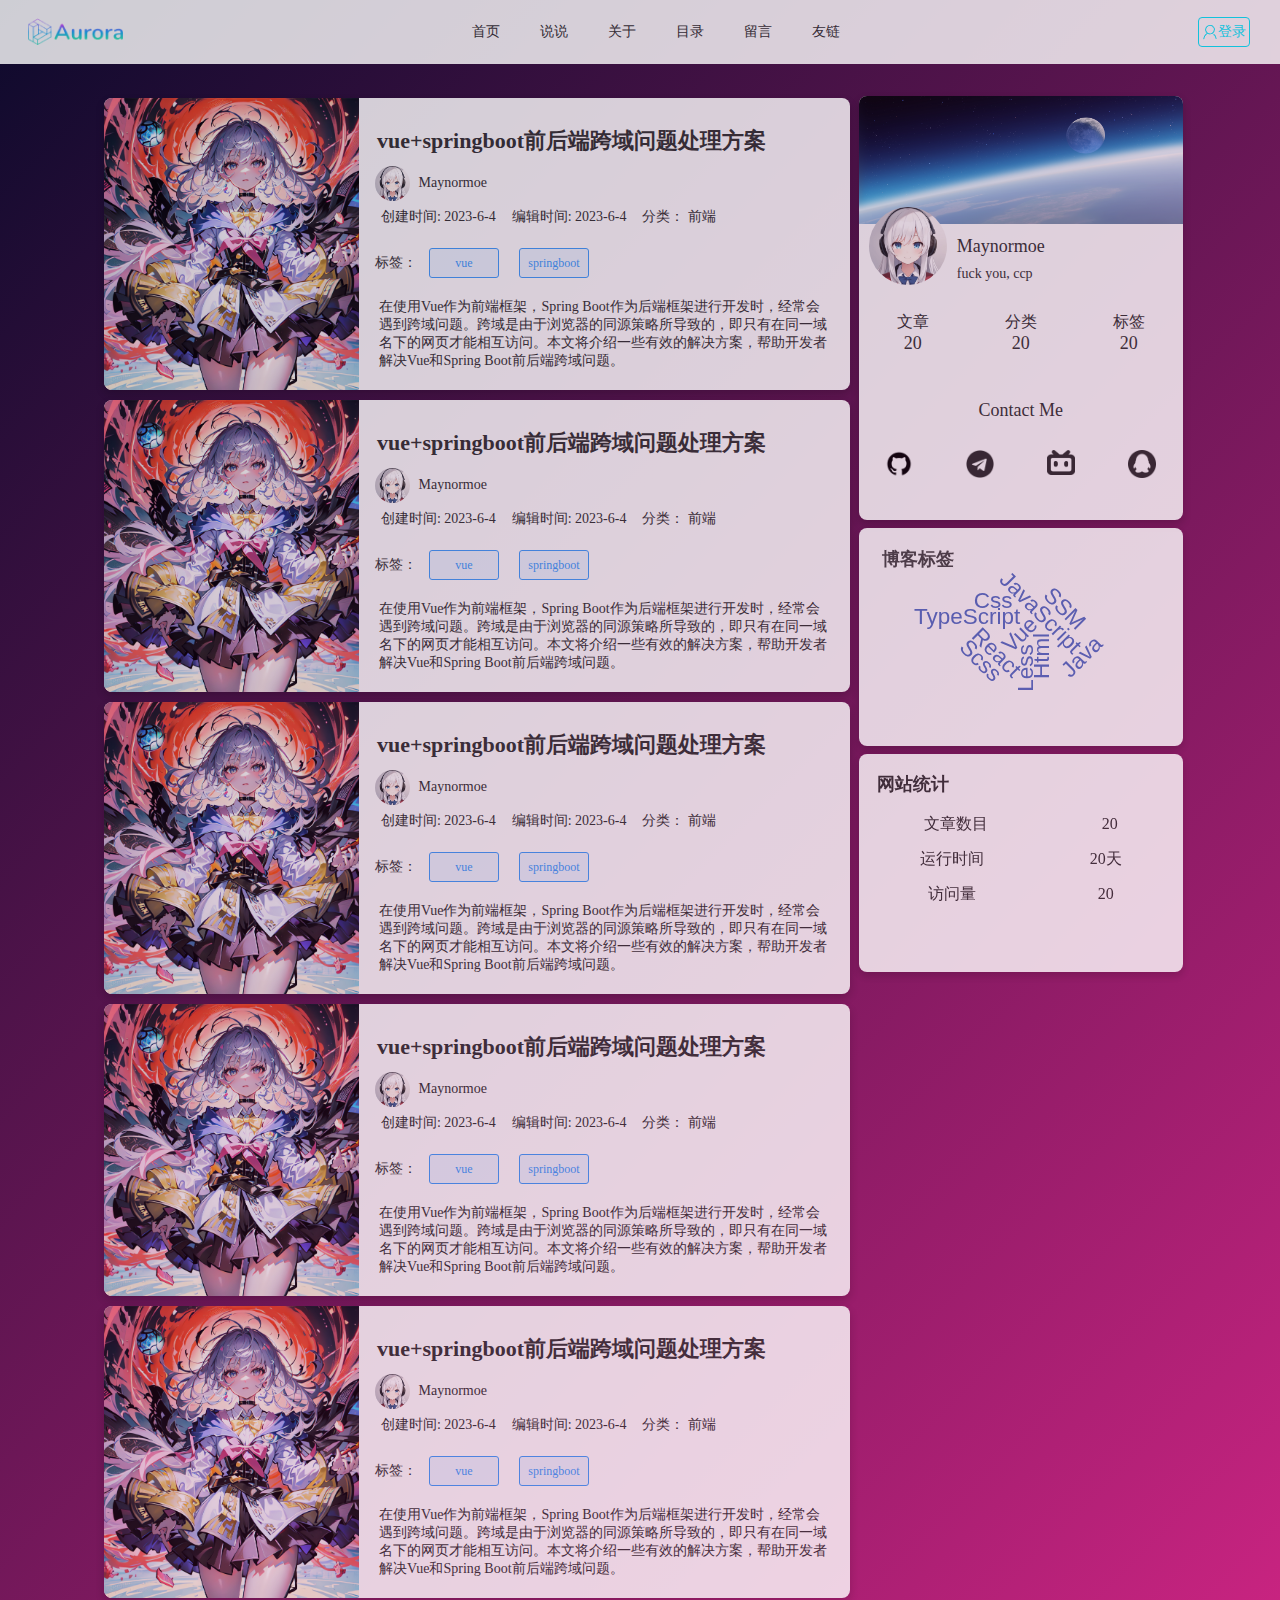
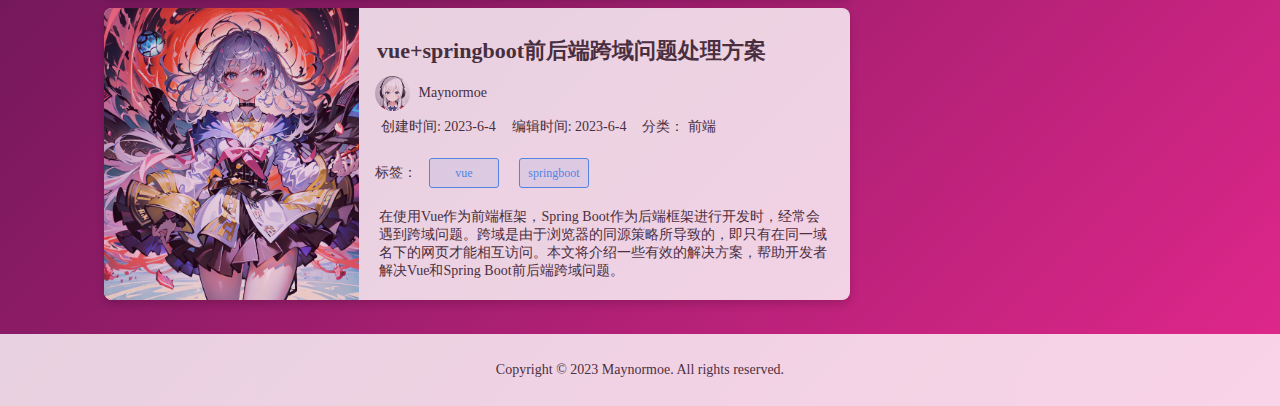
<file: index.html>
<!DOCTYPE html>
<html lang="en">
  <head>
    <meta charset="UTF-8" />
    <meta content="IE=edge" http-equiv="X-UA-Compatible" />
    <meta content="width=device-width, initial-scale=1.0" name="viewport" />
    <title>blog</title>
    <link href="css/reset.css" rel="stylesheet" />
    <link href="css/common.css" rel="stylesheet" />
    <link href="css/layout.css" rel="stylesheet" />
    <link href="css/style.css" rel="stylesheet" />
    <script src="js/echarts.min.js"></script>
    <script src="js/echarts-wordcloud.min.js"></script>
  </head>
  <body>
    <script>
      // 让词云在dom层加载完成后渲染
      document.addEventListener("DOMContentLoaded", function () {
        let myCharts = echarts.init(document.querySelector(".word-cloud"));

        const option = {
          title: {
            text: "博客标签",
            x: "10px",
            top: "10px",
          },
          series: [
            {
              type: "wordCloud",
              shape: "circle",
              gridSize: 2,
              sizeRange: [10, 35],
              emphasis: {
                shadowBlur: 0,
                shadowColor: "#333",
              },
              data: [
                { name: "Vue", value: 300 },
                { name: "React", value: 300 },
                { name: "JavaScript", value: 300 },
                { name: "TypeScript", value: 300 },
                { name: "Html", value: 300 },
                { name: "Css", value: 300 },
                { name: "Scss", value: 300 },
                { name: "Less", value: 300 },
                { name: "Java", value: 300 },
                { name: "SSM", value: 300 },
                { name: "Springboot", value: 300 },
              ],
            },
          ],
        };

        myCharts.setOption(option);
      });
    </script>
    <div class="blog">
      <header>
        <div class="logo">
          <img alt="logo" src="assets/img/logo.png" />
        </div>
        <div class="headbar">
          <div class="headbar-item">
            <span>首页</span>
          </div>
          <div class="headbar-item">
            <span>说说</span>
          </div>
          <div class="headbar-item">
            <span>关于</span>
          </div>
          <div class="headbar-item">
            <span>目录</span>
            <ul class="headbar-chilren">
              <li>
                <span>归档</span>
              </li>
              <li>
                <span>标签</span>
              </li>
              <li>
                <span>分类</span>
              </li>
            </ul>
          </div>
          <div class="headbar-item">
            <span>留言</span>
          </div>
          <div class="headbar-item">
            <span>友链</span>
          </div>
        </div>
        <a href="page/login/index.html">
          <div class="login-button">
            <img alt="user" src="assets/img/user.png" />
            <span>登录</span>
          </div>
        </a>
      </header>
      <section>
        <div class="article-list">
          <div class="article-card card">
            <div class="article-card__cover">
              <img alt="cover" src="assets/img/cover_one.jpg" />
            </div>
            <div class="article-card__info">
              <div class="article-card__title">
                <span> vue+springboot前后端跨域问题处理方案 </span>
              </div>
              <div class="author_info">
                <div class="author_info">
                  <img alt="author" src="assets/img/avatar.png" />
                  <span>Maynormoe</span>
                </div>
              </div>
              <div class="article-card__detail">
                <div class="info-item">
                  <span> 创建时间: 2023-6-4 </span>
                </div>
                <div class="info-item">
                  <span> 编辑时间: 2023-6-4 </span>
                </div>
                <div class="info-item">
                  <span> 分类： 前端 </span>
                </div>
              </div>
              <div class="article-card__tag">
                <span>标签：</span>
                <div class="tag">vue</div>
                <div class="tag">springboot</div>
              </div>
              <div class="article-card__summary">
                <span
                  >在使用Vue作为前端框架，Spring
                  Boot作为后端框架进行开发时，经常会遇到跨域问题。跨域是由于浏览器的同源策略所导致的，即只有在同一域名下的网页才能相互访问。本文将介绍一些有效的解决方案，帮助开发者解决Vue和Spring
                  Boot前后端跨域问题。</span
                >
              </div>
            </div>
          </div>
          <div class="article-card card">
            <div class="article-card__cover">
              <img alt="cover" src="assets/img/cover_one.jpg" />
            </div>
            <div class="article-card__info">
              <div class="article-card__title">
                <span> vue+springboot前后端跨域问题处理方案 </span>
              </div>
              <div class="author_info">
                <div class="author_info">
                  <img alt="author" src="assets/img/avatar.png" />
                  <span>Maynormoe</span>
                </div>
              </div>
              <div class="article-card__detail">
                <div class="info-item">
                  <span> 创建时间: 2023-6-4 </span>
                </div>
                <div class="info-item">
                  <span> 编辑时间: 2023-6-4 </span>
                </div>
                <div class="info-item">
                  <span> 分类： 前端 </span>
                </div>
              </div>
              <div class="article-card__tag">
                <span>标签：</span>
                <div class="tag">vue</div>
                <div class="tag">springboot</div>
              </div>
              <div class="article-card__summary">
                <span
                  >在使用Vue作为前端框架，Spring
                  Boot作为后端框架进行开发时，经常会遇到跨域问题。跨域是由于浏览器的同源策略所导致的，即只有在同一域名下的网页才能相互访问。本文将介绍一些有效的解决方案，帮助开发者解决Vue和Spring
                  Boot前后端跨域问题。</span
                >
              </div>
            </div>
          </div>
          <div class="article-card card">
            <div class="article-card__cover">
              <img alt="cover" src="assets/img/cover_one.jpg" />
            </div>
            <div class="article-card__info">
              <div class="article-card__title">
                <span> vue+springboot前后端跨域问题处理方案 </span>
              </div>
              <div class="author_info">
                <div class="author_info">
                  <img alt="author" src="assets/img/avatar.png" />
                  <span>Maynormoe</span>
                </div>
              </div>
              <div class="article-card__detail">
                <div class="info-item">
                  <span> 创建时间: 2023-6-4 </span>
                </div>
                <div class="info-item">
                  <span> 编辑时间: 2023-6-4 </span>
                </div>
                <div class="info-item">
                  <span> 分类： 前端 </span>
                </div>
              </div>
              <div class="article-card__tag">
                <span>标签：</span>
                <div class="tag">vue</div>
                <div class="tag">springboot</div>
              </div>
              <div class="article-card__summary">
                <span
                  >在使用Vue作为前端框架，Spring
                  Boot作为后端框架进行开发时，经常会遇到跨域问题。跨域是由于浏览器的同源策略所导致的，即只有在同一域名下的网页才能相互访问。本文将介绍一些有效的解决方案，帮助开发者解决Vue和Spring
                  Boot前后端跨域问题。</span
                >
              </div>
            </div>
          </div>
          <div class="article-card card">
            <div class="article-card__cover">
              <img alt="cover" src="assets/img/cover_one.jpg" />
            </div>
            <div class="article-card__info">
              <div class="article-card__title">
                <span> vue+springboot前后端跨域问题处理方案 </span>
              </div>
              <div class="author_info">
                <div class="author_info">
                  <img alt="author" src="assets/img/avatar.png" />
                  <span>Maynormoe</span>
                </div>
              </div>
              <div class="article-card__detail">
                <div class="info-item">
                  <span> 创建时间: 2023-6-4 </span>
                </div>
                <div class="info-item">
                  <span> 编辑时间: 2023-6-4 </span>
                </div>
                <div class="info-item">
                  <span> 分类： 前端 </span>
                </div>
              </div>
              <div class="article-card__tag">
                <span>标签：</span>
                <div class="tag">vue</div>
                <div class="tag">springboot</div>
              </div>
              <div class="article-card__summary">
                <span
                  >在使用Vue作为前端框架，Spring
                  Boot作为后端框架进行开发时，经常会遇到跨域问题。跨域是由于浏览器的同源策略所导致的，即只有在同一域名下的网页才能相互访问。本文将介绍一些有效的解决方案，帮助开发者解决Vue和Spring
                  Boot前后端跨域问题。</span
                >
              </div>
            </div>
          </div>
          <div class="article-card card">
            <div class="article-card__cover">
              <img alt="cover" src="assets/img/cover_one.jpg" />
            </div>
            <div class="article-card__info">
              <div class="article-card__title">
                <span> vue+springboot前后端跨域问题处理方案 </span>
              </div>
              <div class="author_info">
                <div class="author_info">
                  <img alt="author" src="assets/img/avatar.png" />
                  <span>Maynormoe</span>
                </div>
              </div>
              <div class="article-card__detail">
                <div class="info-item">
                  <span> 创建时间: 2023-6-4 </span>
                </div>
                <div class="info-item">
                  <span> 编辑时间: 2023-6-4 </span>
                </div>
                <div class="info-item">
                  <span> 分类： 前端 </span>
                </div>
              </div>
              <div class="article-card__tag">
                <span>标签：</span>
                <div class="tag">vue</div>
                <div class="tag">springboot</div>
              </div>
              <div class="article-card__summary">
                <span
                  >在使用Vue作为前端框架，Spring
                  Boot作为后端框架进行开发时，经常会遇到跨域问题。跨域是由于浏览器的同源策略所导致的，即只有在同一域名下的网页才能相互访问。本文将介绍一些有效的解决方案，帮助开发者解决Vue和Spring
                  Boot前后端跨域问题。</span
                >
              </div>
            </div>
          </div>
          <div class="article-card card">
            <div class="article-card__cover">
              <img alt="cover" src="assets/img/cover_one.jpg" />
            </div>
            <div class="article-card__info">
              <div class="article-card__title">
                <span> vue+springboot前后端跨域问题处理方案 </span>
              </div>
              <div class="author_info">
                <div class="author_info">
                  <img alt="author" src="assets/img/avatar.png" />
                  <span>Maynormoe</span>
                </div>
              </div>
              <div class="article-card__detail">
                <div class="info-item">
                  <span> 创建时间: 2023-6-4 </span>
                </div>
                <div class="info-item">
                  <span> 编辑时间: 2023-6-4 </span>
                </div>
                <div class="info-item">
                  <span> 分类： 前端 </span>
                </div>
              </div>
              <div class="article-card__tag">
                <span>标签：</span>
                <div class="tag">vue</div>
                <div class="tag">springboot</div>
              </div>
              <div class="article-card__summary">
                <span
                  >在使用Vue作为前端框架，Spring
                  Boot作为后端框架进行开发时，经常会遇到跨域问题。跨域是由于浏览器的同源策略所导致的，即只有在同一域名下的网页才能相互访问。本文将介绍一些有效的解决方案，帮助开发者解决Vue和Spring
                  Boot前后端跨域问题。</span
                >
              </div>
            </div>
          </div>
        </div>
        <div class="sidebar">
          <div class="info-card card">
            <div class="info-card__banner">
              <img alt="" src="assets/img/banner.png" />
            </div>
            <div class="info-card__base">
              <img alt="" src="assets/img/avatar.png" />
              <div class="username">
                <span> Maynormoe </span>
              </div>
              <div class="sign">
                <span>fuck you, ccp</span>
              </div>
            </div>
            <div class="blog-info">
              <div class="info-content">
                <span class="info-title">文章</span>
                <span class="info-count">20</span>
              </div>
              <div class="info-content">
                <span class="info-title">分类</span>
                <span class="info-count">20</span>
              </div>
              <div class="info-content">
                <span class="info-title">标签</span>
                <span class="info-count">20</span>
              </div>
            </div>
            <div class="contact-title">
              <span>Contact Me</span>
            </div>
            <div class="contact">
              <div class="contact-item">
                <img alt="github" src="assets/img/github.png" />
              </div>
              <div class="contact-item">
                <img alt="github" src="assets/img/telegram.png" />
              </div>
              <div class="contact-item">
                <img alt="github" src="assets/img/bilibili.png" />
              </div>
              <div class="contact-item">
                <img alt="github" src="assets/img/QQ.png" />
              </div>
            </div>
          </div>
          <div class="blog-tag card">
            <div class="word-cloud" style="width: 100%; height: 200px"></div>
          </div>
          <div class="website-card card">
            <div class="title">
              <span>网站统计</span>
            </div>
            <div class="website-card__content">
              <div class="content-item">
                <span>文章数目</span>
                <span>20</span>
              </div>
              <div class="content-item">
                <span>运行时间</span>
                <span>20天</span>
              </div>
              <div class="content-item">
                <span>访问量</span>
                <span>20</span>
              </div>
            </div>
          </div>
        </div>
      </section>
      <footer>
        <span>Copyright © 2023 Maynormoe. All rights reserved.</span>
      </footer>
    </div>
  </body>
</html>
</file>
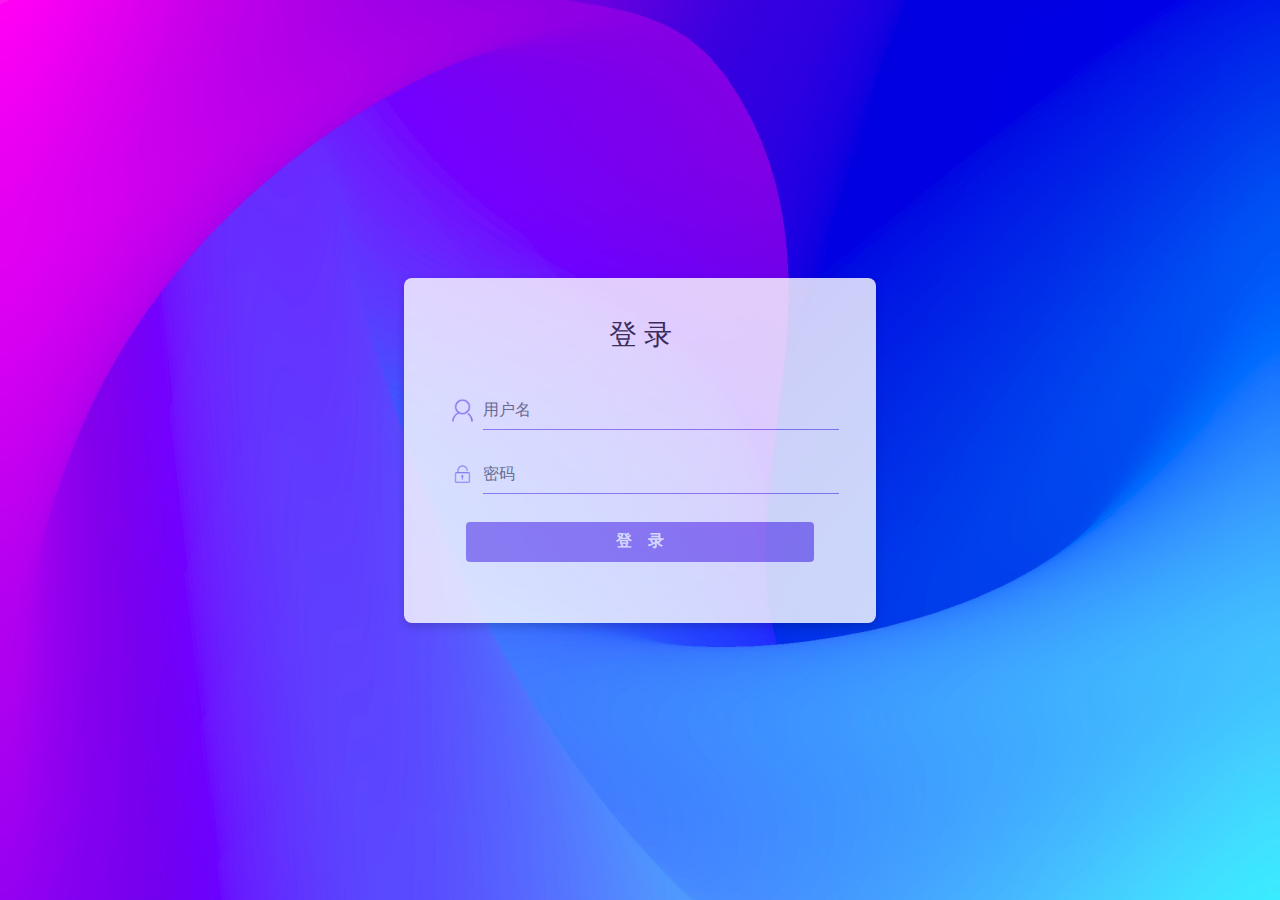
<file: page/login/index.html>
<!DOCTYPE html>
<html lang="en">
  <head>
    <meta charset="UTF-8" />
    <meta content="IE=edge" http-equiv="X-UA-Compatible" />
    <meta content="width=device-width, initial-scale=1.0" name="viewport" />
    <title>登录</title>
    <link href="../../css/common.css" rel="stylesheet" />
    <link href="../../css/reset.css" rel="stylesheet" />
    <link href="../../css/login-style.css" rel="stylesheet" />
  </head>
  <body>
    <div class="login-container">
      <div class="login-panel card">
        <div class="title">登 录</div>
        <form action="">
          <div class="input-container">
            <img src="../../assets/img/username.png" alt="username" />
            <input type="text" class="username-input" placeholder="用户名" />
          </div>
          <div class="input-container">
            <img src="../../assets/img/password.png" alt="username" />
            <input type="text" class="password-input" placeholder="密码" />
          </div>
          <div class="login-button">
            <span>登&emsp;录</span>
          </div>
        </form>
      </div>
    </div>
  </body>
</html>
</file>
<file: css/common.css>
.card {
  box-sizing: border-box;
  background: #fff;
  border-radius: 8px;
  box-shadow: 0 4px 8px 0 rgba(0, 0, 0, 0.2);
  opacity: 0.8;
}
</file>
<file: css/layout.css>
.blog {
    min-width: 100%;
    min-height: 100%;
    background: linear-gradient(
            135deg,
            #0d0a2c,
            #e2278c,
            #437ed0,
            #3b2bcd,
            #0d0a2c
    );
    background-size: 400% 400%;
    animation: aurora 20s ease-in-out infinite;
}

@keyframes aurora {
    0%,
    100% {
        background-position: 0% 50%;
    }
    50% {
        background-position: 100% 50%;
    }
}

header {
    min-width: 100%;
    height: 64px;
    background: #fff;
    opacity: 0.8;
    display: flex;
    align-items: center;
    justify-content: space-between;
}

section {
    margin-top: 16px;
    margin: 24px auto;
    display: flex;
    width: 85%;
}

section > .article-list {
    flex: 7;
}

section > .sidebar {
    flex: 3;
}

.info-card {
    margin: 8px auto;
    width: 324px;
    height: 424px;
    position: relative;
}

.blog-tag {
    margin: 8px auto;
    width: 324px;
    height: 218px;
    padding: 8px;
}

.website-card {
    margin: 8px auto;
    width: 324px;
    height: 218px;
    padding: 8px;
}

footer {
    min-width: 100%;
    height: 72px;
    background: #fff;
    opacity: 0.8;
    display: flex;
    align-items: center;
    justify-content: center;
}
</file>
<file: css/style.css>
.article-card {
    box-sizing: border-box;
    margin: 10px auto;
    width: 98%;
    height: 292px;
    display: flex;
}

.article-list__card {
    box-sizing: border-box;
    flex-basis: calc(50% - 20px);
    flex-grow: 0;
    margin: 10px;
    /* margin: 8px 8px 4px 10px; */
    padding-left: 10px;
    height: 228px;
    display: flex;
    align-items: center;
}

.article-card__title {
    margin: 28px 8px 10px 18px;
    font-size: 22px;
    font-weight: bolder;
}

.article-card .article-card__cover {
    width: 50%;
    height: 100%;
}

.article-card .article-card__cover img {
    width: 100%;
    height: 100%;
    object-fit: cover;
    border-radius: 8px 0 0 8px;
}

.article-card__detail {
    margin: 14px;
    display: flex;
}

.article-card__detail .info-item {
    margin: 8px;
    font-size: 14px;
}

.author_info {
    margin: 10px 8px;
    width: 100%;
    height: 20px;
    font-size: 14px;
}

.author_info img {
    width: 35px;
    border-radius: 50%;
    margin-right: 5px;
}


.article-card__tag {
    margin-left: 16px;
    display: flex;
    align-items: center;
}

.article-card__summary {
    width: 467px;
    margin: 12px;
    padding: 8px;
}

.tag {
    margin: 0 8px 0 12px;
    height: 30px;
    width: 70px;
    border: 1px solid #409eff;
    border-radius: 3px;
    color: #409eff;
    display: flex;
    justify-content: center;
    align-items: center;
    font-size: 12px;
    background: #ecf5ff;
}

.logo {
    width: 128px;
    padding: 4px;
    margin: 8px;
}

.logo > img {
    width: 100%;
}

.headbar {
    display: flex;
    align-items: center;
    margin: 0 30px;
}

.headbar-item {
    position: relative;
    margin: 10px;
    padding: 10px;
}

.headbar-item:hover .headbar-chilren {
    border: 1px solid #b2fbfc;
    display: block;
}

.headbar-item:hover {
    border: 1px solid #aafbfd;
    border-radius: 3px;
    color: #90fbfd;
}

.headbar-chilren {
    position: absolute;
    top: 100%;
    left: 0;
    padding: 0;
    margin: 0;
    width: 70px;
    display: none;
    box-sizing: border-box;
    background: #fff;
    border-radius: 8px;
    box-shadow: 0 4px 8px 0 rgba(0, 0, 0, 0.2);
}

.headbar-chilren > li {
    width: 100%;
    height: 25px;
    display: flex;
    align-items: center;
    justify-content: center;
}

.headbar-chilren > li > span {
    font-size: 14px;
    font-weight: 500;
}

.login-button {
    margin: 30px;
    display: flex;
    align-items: center;
    justify-content: center;
    width: 52px;
    height: 30px;
    border-radius: 4px;
    border: 1px solid #00eeff;
    color: #00eeff;
    font-size: 14px;
    cursor: pointer;
}

.info-card__banner {
    width: 100%;
    position: relative;
}

.info-card__banner > img {
    width: 100%;
    height: 128px;
    border-radius: 8px 8px 0 0;
}

.info-card__base {
    position: absolute;
    width: 100%;
    height: 72px;
    display: flex;
    align-items: center;
    top: 114px;
}

.info-card__base > img {
    width: 78px;
    margin: 10px;
    border-radius: 50%;
}

.info-card__base .username {
    font-size: 18px;
}

.info-card__base .sign {
    position: absolute;
    top: 56px;
    left: 98px;
}

.blog-info {
    position: relative;
    top: 88px;
    width: 100%;
    height: 88px;
    display: flex;
}

.info-content {
    display: flex;
    flex-direction: column;
    align-items: center;
    margin: 0 auto;
}

.blog-info .info-title {
    font-size: 16px;
}

.blog-info .info-count {
    font-size: 18px;
}

.contact-title {
    position: relative;
    top: 88px;
    width: 100%;
    height: 40px;
    display: flex;
    font-weight: 500;
    font-size: 18px;
    justify-content: center;
}

.contact {
    position: relative;
    top: 88px;
    width: 100%;
    height: 88px;
    display: flex;
    justify-content: space-around;
}

.contact-item {
    margin: 10px;
    width: 28px;
}

.contact-item img {
    width: 100%;
}

.website-card .title {
    font-weight: 700;
    font-size: 18px;
    margin: 10px;
}

.content-item {
    display: flex;
    justify-content: space-around;
    font-size: 16px;
    font-weight: 500;
    line-height: 35px;
    align-items: center;
}
</file>
<file: css/login-style.css>
.login-container {
  min-width: 100%;
  min-height: 100%;
  background: url("../assets/img/login-bg.png") no-repeat;
  background-size: cover;
  background-position: center;
  background-attachment: fixed;
  display: flex;
  align-items: center;
  justify-content: center;
  place-items: center;
}

.login-container .login-panel {
  width: 472px;
  height: 345px;
}

.title {
  font-size: 28px;
  margin: 38px 0 38px 0;
  text-align: center;
  font-weight: 500;
}

.input-container {
  margin: 26px 0;
  width: 100%;
  height: 38px;
  display: flex;
  align-items: center;
  justify-content: center;
}

.input-container > input {
  width: 356px;
  height: 100%;
  border-bottom: 1px solid #9e83f0;
  /* border-radius: 8px; */
  font-size: 16px;
}

.login-button {
  margin: 28px auto;
  width: 348px;
  height: 40px;
  border-radius: 4px;
  font-size: 16px;
  background: #9e83f0;
  display: flex;
  align-items: center;
  justify-content: center;
  color: #fff;
  font-weight: bold;
  font-size: 16px;
}

.input-container > img {
  width: 25px;
  margin: 8px;
}
</file>
